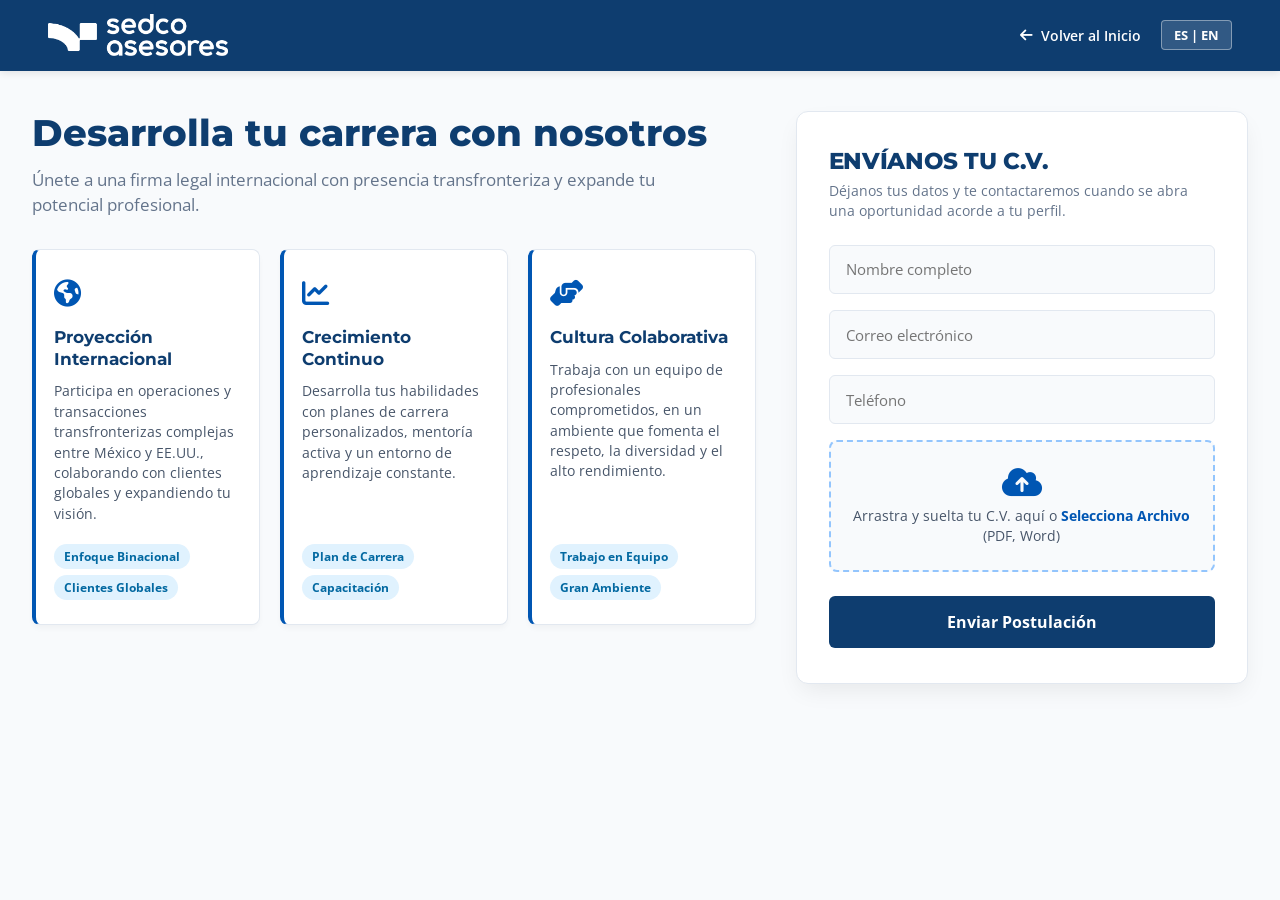
<file: bolsa-trabajo.html>
<!DOCTYPE html>
<html lang="es">
<head>
    <meta charset="UTF-8">
    <meta name="viewport" content="width=device-width, initial-scale=1.0">
    <title>Bolsa de Trabajo | Sedco Asesores</title>
    
    <link rel="icon" type="image/png" href="img/2025_Sedco_Asesores_Isotipo_Azul_Cuadrado.png">
    <link rel="stylesheet" href="https://cdnjs.cloudflare.com/ajax/libs/font-awesome/6.4.0/css/all.min.css">
    <link href="https://fonts.googleapis.com/css2?family=Montserrat:wght@600;700;800&family=Open+Sans:wght@400;500;600&display=swap" rel="stylesheet">

    <style>
        :root {
            --sedco-navy: #0e3d6f;
            --sedco-blue: #0056b3;
            --sedco-light-blue: #e0f2fe;
            --sedco-badge-text: #0369a1;
            --bg-page: #f8fafc;
            --card-border: #e2e8f0;
            --text-dark: #0f172a;
            --text-muted: #64748b;
        }

        * { margin: 0; padding: 0; box-sizing: border-box; font-family: 'Open Sans', sans-serif; }
        body { background-color: var(--bg-page); color: var(--text-dark); min-height: 100vh; }

        .navbar-bolsa {
            background-color: var(--sedco-navy);
            padding: 0.9rem 3rem;
            display: flex;
            justify-content: space-between;
            align-items: center;
            box-shadow: 0 2px 8px rgba(0,0,0,0.1);
        }

        .brand-container {
            display: flex;
            align-items: center;
            text-decoration: none;
        }

        .nav-logo-bolsa {
            height: 42px;
            width: auto;
            display: block;
            transition: opacity 0.2s;
        }

        .nav-logo-bolsa:hover {
            opacity: 0.9;
        }

        .nav-right-actions { display: flex; align-items: center; gap: 1.25rem; }

        .link-volver {
            color: #ffffff;
            text-decoration: none;
            font-size: 0.9rem;
            font-weight: 600;
            display: flex;
            align-items: center;
            gap: 8px;
            transition: opacity 0.2s;
        }
        .link-volver:hover { opacity: 0.85; }

        .btn-lang {
            background: rgba(255, 255, 255, 0.15);
            border: 1px solid rgba(255, 255, 255, 0.4);
            color: #ffffff;
            padding: 5px 12px;
            border-radius: 4px;
            font-size: 0.8rem;
            font-weight: 700;
            cursor: pointer;
            transition: all 0.2s;
        }
        .btn-lang:hover { background: rgba(255, 255, 255, 0.25); border-color: #ffffff; }

        .main-wrapper {
            max-width: 1350px;
            margin: 2.5rem auto;
            padding: 0 2rem;
            display: grid;
            grid-template-columns: 1.6fr 1fr;
            gap: 2.5rem;
            align-items: start;
        }

        .title-section h1 {
            font-family: 'Montserrat', sans-serif;
            font-size: 2.3rem;
            font-weight: 800;
            color: var(--sedco-navy);
            line-height: 1.2;
            margin-bottom: 0.75rem;
        }

        .title-section p.subtitle {
            font-size: 1.05rem;
            color: var(--text-muted);
            line-height: 1.5;
            margin-bottom: 2rem;
            max-width: 90%;
        }

        .cards-row {
            display: grid;
            grid-template-columns: repeat(3, 1fr);
            gap: 1.25rem;
        }

        .pilar-card {
            background: #ffffff;
            border: 1px solid var(--card-border);
            border-left: 4.5px solid var(--sedco-blue);
            border-radius: 8px;
            padding: 1.5rem 1.15rem;
            box-shadow: 0 4px 6px -1px rgba(0, 0, 0, 0.04);
            display: flex;
            flex-direction: column;
            justify-content: space-between;
        }

        .pilar-card .icon-box {
            font-size: 1.7rem;
            color: var(--sedco-blue);
            margin-bottom: 1rem;
        }

        .pilar-card h3 {
            font-family: 'Montserrat', sans-serif;
            font-size: 1.05rem;
            font-weight: 700;
            color: var(--sedco-navy);
            margin-bottom: 0.65rem;
            line-height: 1.3;
        }

        .pilar-card p {
            font-size: 0.85rem;
            color: #475569;
            line-height: 1.5;
            margin-bottom: 1.25rem;
        }

        .badge-list { display: flex; flex-direction: column; gap: 6px; }

        .badge-pill {
            background-color: var(--sedco-light-blue);
            color: var(--sedco-badge-text);
            font-size: 0.75rem;
            font-weight: 700;
            padding: 4px 10px;
            border-radius: 20px;
            display: inline-block;
            width: fit-content;
        }

        .form-card {
            background: #ffffff;
            border: 1px solid var(--card-border);
            border-radius: 12px;
            padding: 2.2rem 2rem;
            box-shadow: 0 10px 25px -5px rgba(0, 0, 0, 0.08);
        }

        .form-card h2 {
            font-family: 'Montserrat', sans-serif;
            font-size: 1.45rem;
            font-weight: 800;
            color: var(--sedco-navy);
            letter-spacing: -0.3px;
            margin-bottom: 0.4rem;
        }

        .form-card p.form-desc {
            font-size: 0.88rem;
            color: var(--text-muted);
            margin-bottom: 1.5rem;
            line-height: 1.4;
        }

        .form-group { margin-bottom: 1rem; }

        .form-group input {
            width: 100%;
            padding: 0.85rem 1rem;
            border: 1px solid var(--card-border);
            background-color: #f8fafc;
            border-radius: 6px;
            font-size: 0.92rem;
            outline: none;
            transition: all 0.2s;
        }

        .form-group input:focus {
            background-color: #ffffff;
            border-color: var(--sedco-blue);
            box-shadow: 0 0 0 3px rgba(0, 86, 179, 0.1);
        }

        .dropzone-box {
            border: 2px dashed #93c5fd;
            border-radius: 8px;
            padding: 1.5rem 1rem;
            text-align: center;
            background-color: #f8fafc;
            cursor: pointer;
            margin-bottom: 1.5rem;
            transition: all 0.2s ease;
        }

        .dropzone-box:hover, .dropzone-box.drag-active {
            background-color: #eff6ff;
            border-color: var(--sedco-blue);
        }

        .dropzone-box i.upload-icon {
            font-size: 2rem;
            color: var(--sedco-blue);
            margin-bottom: 0.5rem;
            display: inline-block;
        }

        .dropzone-box p {
            font-size: 0.88rem;
            color: #475569;
            pointer-events: none;
            line-height: 1.4;
        }

        .file-status {
            display: none;
            align-items: center;
            justify-content: center;
            gap: 8px;
            margin-top: 0.6rem;
            font-size: 0.85rem;
            font-weight: 600;
            color: #15803d;
        }

        .btn-enviar {
            width: 100%;
            background-color: var(--sedco-navy);
            color: #ffffff;
            border: none;
            padding: 0.95rem;
            border-radius: 6px;
            font-size: 1rem;
            font-weight: 700;
            cursor: pointer;
            transition: background-color 0.2s;
            display: flex;
            align-items: center;
            justify-content: center;
            gap: 10px;
        }

        .btn-enviar:hover { background-color: #092c52; }
        .btn-enviar:disabled { background-color: #94a3b8; cursor: not-allowed; }

        .alert-box {
            display: none;
            padding: 0.75rem 1rem;
            border-radius: 6px;
            font-size: 0.85rem;
            margin-bottom: 1.25rem;
        }
        .alert-box.success { background-color: #dcfce7; color: #166534; border: 1px solid #bbf7d0; }
        .alert-box.error { background-color: #fee2e2; color: #991b1b; border: 1px solid #fecaca; }

        @media (max-width: 1024px) {
            .main-wrapper { grid-template-columns: 1fr; }
            .cards-row { margin-bottom: 2rem; }
        }

        @media (max-width: 680px) {
            .navbar-bolsa { padding: 1rem; }
            .cards-row { grid-template-columns: 1fr; }
            .nav-logo-bolsa { height: 34px; }
        }
    </style>
</head>
<body>

    <header class="navbar-bolsa">
        <a href="index.html" class="brand-container">
            <img src="img/2025_Sedco_Asesores_Logo_Blanco.png" 
                 alt="Sedco Asesores" 
                 class="nav-logo-bolsa"
                 onerror="this.src='img/2025_Sedco_Asesores_Logo2.png'">
        </a>

        <div class="nav-right-actions">
            <a href="index.html" class="link-volver" id="txtVolver">
                <i class="fa-solid fa-arrow-left"></i> Volver al Inicio
            </a>
            <button class="btn-lang" id="btnToggleIdioma">ES | EN</button>
        </div>
    </header>

    <main class="main-wrapper">
        
        <section class="title-section">
            <h1 id="txtTituloPrincipal">Desarrolla tu carrera con nosotros</h1>
            <p class="subtitle" id="txtSubtituloPrincipal">
                Únete a una firma legal internacional con presencia transfronteriza y expande tu potencial profesional.
            </p>

            <div class="cards-row">
                <div class="pilar-card">
                    <div>
                        <div class="icon-box"><i class="fa-solid fa-earth-americas"></i></div>
                        <h3 id="txtC1Tit">Proyección Internacional</h3>
                        <p id="txtC1Desc">Participa en operaciones y transacciones transfronterizas complejas entre México y EE.UU., colaborando con clientes globales y expandiendo tu visión.</p>
                    </div>
                    <div class="badge-list">
                        <span class="badge-pill" id="b1_1">Enfoque Binacional</span>
                        <span class="badge-pill" id="b1_2">Clientes Globales</span>
                    </div>
                </div>

                <div class="pilar-card">
                    <div>
                        <div class="icon-box"><i class="fa-solid fa-chart-line"></i></div>
                        <h3 id="txtC2Tit">Crecimiento Continuo</h3>
                        <p id="txtC2Desc">Desarrolla tus habilidades con planes de carrera personalizados, mentoría activa y un entorno de aprendizaje constante.</p>
                    </div>
                    <div class="badge-list">
                        <span class="badge-pill" id="b2_1">Plan de Carrera</span>
                        <span class="badge-pill" id="b2_2">Capacitación</span>
                    </div>
                </div>

                <div class="pilar-card">
                    <div>
                        <div class="icon-box"><i class="fa-solid fa-handshake-angle"></i></div>
                        <h3 id="txtC3Tit">Cultura Colaborativa</h3>
                        <p id="txtC3Desc">Trabaja con un equipo de profesionales comprometidos, en un ambiente que fomenta el respeto, la diversidad y el alto rendimiento.</p>
                    </div>
                    <div class="badge-list">
                        <span class="badge-pill" id="b3_1">Trabajo en Equipo</span>
                        <span class="badge-pill" id="b3_2">Gran Ambiente</span>
                    </div>
                </div>
            </div>
        </section>

        <section>
            <div class="form-card">
                <h2 id="txtFormTit">ENVÍANOS TU C.V.</h2>
                <p class="form-desc" id="txtFormDesc">
                    Déjanos tus datos y te contactaremos cuando se abra una oportunidad acorde a tu perfil.
                </p>

                <div id="alertaPostulacion" class="alert-box"></div>

                <form id="formBolsa">
                    <div class="form-group">
                        <input type="text" id="postNombre" placeholder="Nombre completo" required>
                    </div>

                    <div class="form-group">
                        <input type="email" id="postCorreo" placeholder="Correo electrónico" required>
                    </div>

                    <div class="form-group">
                        <input type="tel" id="postTelefono" placeholder="Teléfono" required>
                    </div>

                    <div class="dropzone-box" id="dropArea">
                        <input type="file" id="cvFileInput" accept=".pdf,.doc,.docx" style="display: none;" required>
                        <i class="fa-solid fa-cloud-arrow-up upload-icon"></i>
                        <p id="txtDropText">
                            Arrastra y suelta tu C.V. aquí o <strong style="color: var(--sedco-blue);">Selecciona Archivo</strong> (PDF, Word)
                        </p>
                        <div class="file-status" id="fileStatus">
                            <i class="fa-solid fa-circle-check"></i>
                            <span id="cvFileName"></span>
                        </div>
                    </div>

                    <button type="submit" class="btn-enviar" id="btnEnviar">
                        <span id="txtBtnEnviar">Enviar Postulación</span>
                    </button>
                </form>
            </div>
        </section>

    </main>

    <script>
        const API_URL = (window.location.hostname === 'localhost' || window.location.hostname === '127.0.0.1')
            ? 'http://localhost:3000/api'
            : 'https://sedco-backend.onrender.com/api';

        const traducciones = {
            es: {
                volver: '<i class="fa-solid fa-arrow-left"></i> Volver al Inicio',
                titulo: 'Desarrolla tu carrera con nosotros',
                subtitulo: 'Únete a una firma legal internacional con presencia transfronteriza y expande tu potencial profesional.',
                c1Tit: 'Proyección Internacional',
                c1Desc: 'Participa en operaciones y transacciones transfronterizas complejas entre México y EE.UU., colaborando con clientes globales y expandiendo tu visión.',
                b1_1: 'Enfoque Binacional',
                b1_2: 'Clientes Globales',
                c2Tit: 'Crecimiento Continuo',
                c2Desc: 'Desarrolla tus habilidades con planes de carrera personalizados, mentoría activa y un entorno de aprendizaje constante.',
                b2_1: 'Plan de Carrera',
                b2_2: 'Capacitación',
                c3Tit: 'Cultura Colaborativa',
                c3Desc: 'Trabaja con un equipo de profesionales comprometidos, en un ambiente que fomenta el respeto, la diversidad y el alto rendimiento.',
                b3_1: 'Trabajo en Equipo',
                b3_2: 'Gran Ambiente',
                formTit: 'ENVÍANOS TU C.V.',
                formDesc: 'Déjanos tus datos y te contactaremos cuando se abra una oportunidad acorde a tu perfil.',
                phNombre: 'Nombre completo',
                phCorreo: 'Correo electrónico',
                phTelefono: 'Teléfono',
                dropText: 'Arrastra y suelta tu C.V. aquí o <strong style="color: #0056b3;">Selecciona Archivo</strong> (PDF, Word)',
                btnEnviar: 'Enviar Postulación',
                enviando: 'Enviando postulación...',
                exito: '¡Postulación enviada con éxito! Nos pondremos en contacto.'
            },
            en: {
                volver: '<i class="fa-solid fa-arrow-left"></i> Back to Home',
                titulo: 'Build your career with us',
                subtitulo: 'Join an international law firm with cross-border presence and expand your professional potential.',
                c1Tit: 'International Reach',
                c1Desc: 'Participate in complex cross-border transactions between Mexico and the U.S., collaborating with global clients.',
                b1_1: 'Binational Focus',
                b1_2: 'Global Clients',
                c2Tit: 'Continuous Growth',
                c2Desc: 'Develop your skills with personalized career paths, active mentorship, and a continuous learning environment.',
                b2_1: 'Career Path',
                b2_2: 'Training',
                c3Tit: 'Collaborative Culture',
                c3Desc: 'Work with a dedicated team in an environment fostering mutual respect, diversity, and high performance.',
                b3_1: 'Teamwork',
                b3_2: 'Great Culture',
                formTit: 'SEND US YOUR RESUME',
                formDesc: 'Leave us your information and we will contact you when an opportunity matches your profile.',
                phNombre: 'Full Name',
                phCorreo: 'Email Address',
                phTelefono: 'Phone Number',
                dropText: 'Drag and drop your CV here or <strong style="color: #0056b3;">Browse File</strong> (PDF, Word)',
                btnEnviar: 'Submit Application',
                enviando: 'Submitting application...',
                exito: 'Application submitted successfully! We will get in touch.'
            }
        };

        let idioma = localStorage.getItem('sedco_lang') || 'es';

        function setTxt(id, val) {
            const el = document.getElementById(id);
            if (el) el.innerText = val;
        }

        function setHtml(id, val) {
            const el = document.getElementById(id);
            if (el) el.innerHTML = val;
        }

        function setPh(id, val) {
            const el = document.getElementById(id);
            if (el) el.placeholder = val;
        }

        function aplicarIdioma(lang) {
            idioma = lang;
            localStorage.setItem('sedco_lang', lang);
            const t = traducciones[lang];

            setHtml('txtVolver', t.volver);
            setTxt('txtTituloPrincipal', t.titulo);
            setTxt('txtSubtituloPrincipal', t.subtitulo);

            setTxt('txtC1Tit', t.c1Tit);
            setTxt('txtC1Desc', t.c1Desc);
            setTxt('b1_1', t.b1_1);
            setTxt('b1_2', t.b1_2);

            setTxt('txtC2Tit', t.c2Tit);
            setTxt('txtC2Desc', t.c2Desc);
            setTxt('b2_1', t.b2_1);
            setTxt('b2_2', t.b2_2);

            setTxt('txtC3Tit', t.c3Tit);
            setTxt('txtC3Desc', t.c3Desc);
            setTxt('b3_1', t.b3_1);
            setTxt('b3_2', t.b3_2);

            setTxt('txtFormTit', t.formTit);
            setTxt('txtFormDesc', t.formDesc);

            setPh('postNombre', t.phNombre);
            setPh('postCorreo', t.phCorreo);
            setPh('postTelefono', t.phTelefono);

            const fileInput = document.getElementById('cvFileInput');
            if (!fileInput || !fileInput.files || fileInput.files.length === 0) {
                setHtml('txtDropText', t.dropText);
            }

            setTxt('txtBtnEnviar', t.btnEnviar);
        }

        document.getElementById('btnToggleIdioma').addEventListener('click', () => {
            aplicarIdioma(idioma === 'es' ? 'en' : 'es');
        });

        aplicarIdioma(idioma);

        // Control de Dropzone
        const dropArea = document.getElementById('dropArea');
        const cvFileInput = document.getElementById('cvFileInput');
        const fileStatus = document.getElementById('fileStatus');
        const cvFileName = document.getElementById('cvFileName');

        dropArea.addEventListener('click', () => cvFileInput.click());

        ['dragenter', 'dragover'].forEach(name => {
            dropArea.addEventListener(name, (e) => {
                e.preventDefault();
                e.stopPropagation();
                dropArea.classList.add('drag-active');
            }, false);
        });

        ['dragleave', 'drop'].forEach(name => {
            dropArea.addEventListener(name, (e) => {
                e.preventDefault();
                e.stopPropagation();
                dropArea.classList.remove('drag-active');
            }, false);
        });

        dropArea.addEventListener('drop', (e) => {
            const files = e.dataTransfer.files;
            if (files.length > 0) {
                cvFileInput.files = files;
                marcarArchivoCargado(files[0].name);
            }
        });

        cvFileInput.addEventListener('change', () => {
            if (cvFileInput.files.length > 0) {
                marcarArchivoCargado(cvFileInput.files[0].name);
            }
        });

        function marcarArchivoCargado(nombre) {
            cvFileName.innerText = nombre;
            fileStatus.style.display = 'flex';
            dropArea.style.borderColor = '#15803d';
            dropArea.style.backgroundColor = '#f0fdf4';
        }

        // Envío del Formulario
        const form = document.getElementById('formBolsa');
        const btnEnviar = document.getElementById('btnEnviar');
        const alerta = document.getElementById('alertaPostulacion');

        form.addEventListener('submit', async (e) => {
            e.preventDefault();
            alerta.style.display = 'none';

            if (!cvFileInput.files || cvFileInput.files.length === 0) {
                alerta.className = 'alert-box error';
                alerta.innerText = idioma === 'es' ? 'Adjunta tu archivo de currículum.' : 'Please attach your CV file.';
                alerta.style.display = 'block';
                return;
            }

            const formData = new FormData();
            formData.append('Nombre', document.getElementById('postNombre').value.trim());
            formData.append('Correo', document.getElementById('postCorreo').value.trim());
            formData.append('Telefono', document.getElementById('postTelefono').value.trim());
            formData.append('cvFile', cvFileInput.files[0]);

            btnEnviar.disabled = true;
            btnEnviar.innerHTML = `<i class="fa-solid fa-spinner fa-spin"></i> <span>${traducciones[idioma].enviando}</span>`;

            const controller = new AbortController();
            const timeoutId = setTimeout(() => controller.abort(), 40000);

            try {
                const res = await fetch(`${API_URL}/bolsa-trabajo`, {
                    method: 'POST',
                    body: formData,
                    signal: controller.signal
                });
                clearTimeout(timeoutId);

                const data = await res.json();

                if (res.ok && data.status === 'success') {
                    alerta.className = 'alert-box success';
                    alerta.innerText = traducciones[idioma].exito;
                    alerta.style.display = 'block';

                    form.reset();
                    fileStatus.style.display = 'none';
                    dropArea.style.borderColor = '#93c5fd';
                    dropArea.style.backgroundColor = '#f8fafc';
                } else {
                    alerta.className = 'alert-box error';
                    alerta.innerText = data.message || 'Error al procesar la solicitud.';
                    alerta.style.display = 'block';
                }
            } catch (err) {
                clearTimeout(timeoutId);
                alerta.className = 'alert-box error';
                if (err.name === 'AbortError') {
                    alerta.innerText = idioma === 'es' 
                        ? 'El servidor tardó en responder. Render se está reactivando, por favor intenta presionar enviar nuevamente.' 
                        : 'Server took too long to respond. Please try submitting again.';
                } else {
                    alerta.innerText = idioma === 'es' 
                        ? 'No fue posible conectar con el servidor. Inténtalo más tarde.' 
                        : 'Could not reach server. Please try again later.';
                }
                alerta.style.display = 'block';
            } finally {
                btnEnviar.disabled = false;
                btnEnviar.innerHTML = `<span id="txtBtnEnviar">${traducciones[idioma].btnEnviar}</span>`;
            }
        });
    </script>
</body>
</html>
</file>
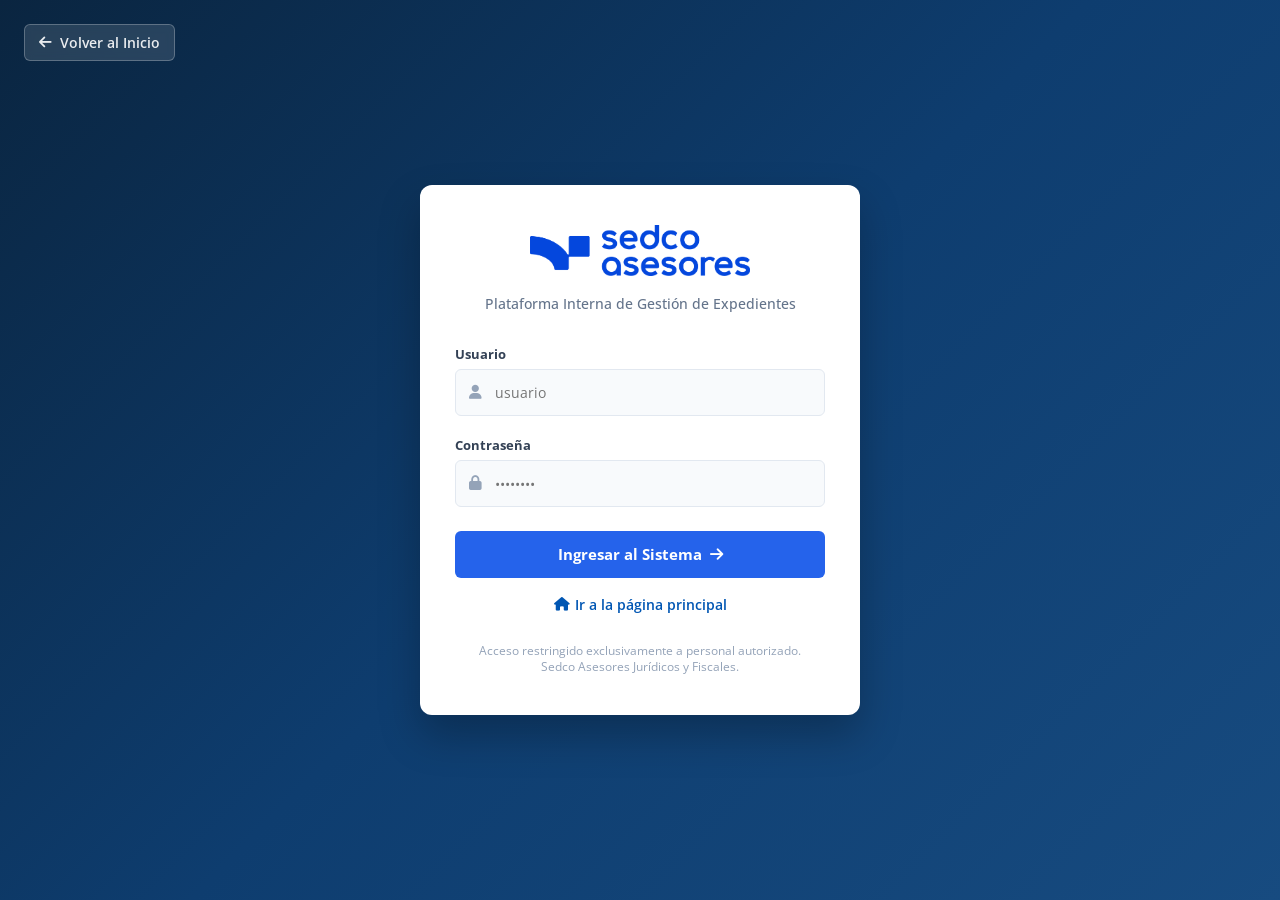
<file: dashboard.html>
<!DOCTYPE html>
<html lang="es">
<head>
    <meta charset="UTF-8">
    <meta name="viewport" content="width=device-width, initial-scale=1.0">
    <title>Panel Sedco | Gestión Interna</title>
    
    <link rel="icon" type="image/png" href="img/2025_Sedco_Asesores_Isotipo_Azul_Cuadrado.png">
    <link rel="stylesheet" href="https://cdnjs.cloudflare.com/ajax/libs/font-awesome/6.4.0/css/all.min.css">
    <link href="https://fonts.googleapis.com/css2?family=Montserrat:wght@600;700&family=Open+Sans:wght@400;600&display=swap" rel="stylesheet">
    
    <style>
        :root {
            --primary-dark: #0f172a;
            --primary-blue: #1e3a8a;
            --accent-blue: #2563eb;
            --google-green: #0f9d58;
            --bg-light: #f8fafc;
            --border-color: #e2e8f0;
            --text-dark: #1e293b;
            --text-muted: #64748b;
        }

        * { margin: 0; padding: 0; box-sizing: border-box; font-family: 'Open Sans', sans-serif; }
        body { background-color: var(--bg-light); color: var(--text-dark); }

        .admin-nav {
            background-color: var(--primary-dark);
            color: #ffffff;
            padding: 0.85rem 2rem;
            display: flex;
            justify-content: space-between;
            align-items: center;
        }
        .admin-nav .brand { display: flex; align-items: center; text-decoration: none; }
        .nav-logo-dash { height: 38px; width: auto; display: block; }
        .admin-nav .nav-tabs { display: flex; gap: 0.75rem; margin-left: 2rem; flex-grow: 1; }
        .nav-tab-btn {
            background: transparent; color: #94a3b8; border: none; font-size: 0.9rem;
            font-weight: 600; cursor: pointer; padding: 0.5rem 1rem; border-radius: 6px;
            display: inline-flex; align-items: center; gap: 8px; transition: all 0.2s;
        }
        .nav-tab-btn:hover { color: #ffffff; background: rgba(255, 255, 255, 0.08); }
        .nav-tab-btn.active { color: #ffffff; background: var(--primary-blue); }

        .user-info { display: flex; align-items: center; gap: 1.5rem; font-size: 0.9rem; }
        .btn-logout {
            background-color: #ef4444; color: #ffffff; border: none; padding: 6px 14px;
            border-radius: 6px; cursor: pointer; font-weight: 600; font-size: 0.85rem;
            display: inline-flex; align-items: center; gap: 6px;
        }

        .main-container { max-width: 1400px; margin: 2rem auto; padding: 0 1.5rem; }
        .view-section { display: none; }
        .view-section.active { display: block; }

        .metrics-grid {
            display: grid; grid-template-columns: repeat(auto-fit, minmax(220px, 1fr));
            gap: 1.25rem; margin-bottom: 2rem;
        }
        .metric-card {
            background: #ffffff; padding: 1.25rem; border-radius: 8px;
            border: 1px solid var(--border-color); box-shadow: 0 2px 4px rgba(0,0,0,0.02);
        }
        .metric-card p { font-size: 0.85rem; color: var(--text-muted); text-transform: uppercase; font-weight: 600; }
        .metric-card h3 { font-size: 1.8rem; font-weight: 700; color: var(--primary-dark); margin-top: 0.25rem; }

        .toolbar {
            display: flex; justify-content: space-between; align-items: center;
            flex-wrap: wrap; gap: 1rem; margin-bottom: 1.5rem;
        }
        .search-box {
            display: flex; align-items: center; background: #ffffff; border: 1px solid var(--border-color);
            border-radius: 6px; padding: 0.5rem 1rem; width: 340px;
        }
        .search-box input { border: none; outline: none; width: 100%; margin-left: 0.5rem; font-size: 0.9rem; }
        .filter-select {
            padding: 0.5rem 1rem; border-radius: 6px; border: 1px solid var(--border-color);
            outline: none; background: #ffffff; font-size: 0.9rem;
        }
        .btn-add {
            background-color: var(--accent-blue); color: #ffffff; border: none; padding: 0.6rem 1.2rem;
            border-radius: 6px; font-weight: 600; cursor: pointer; display: inline-flex;
            align-items: center; gap: 8px;
        }

        .table-wrapper {
            background: #ffffff; border-radius: 8px; border: 1px solid var(--border-color);
            overflow-x: auto; box-shadow: 0 4px 6px -1px rgba(0,0,0,0.04);
        }
        table { width: 100%; border-collapse: collapse; text-align: left; }
        th { background: #f1f5f9; padding: 1rem; font-size: 0.8rem; font-weight: 700; color: var(--text-muted); text-transform: uppercase; }
        td { padding: 1rem; border-top: 1px solid var(--border-color); font-size: 0.9rem; vertical-align: middle; }

        .badge {
            display: inline-block; padding: 4px 10px; border-radius: 20px; font-size: 0.75rem;
            font-weight: 700; text-transform: uppercase; user-select: none;
        }
        .badge-abierto { background-color: #dcfce7; color: #15803d; cursor: pointer; }
        .badge-cerrado { background-color: #f1f5f9; color: #475569; cursor: pointer; }
        .badge-admin { background-color: #dbeafe; color: #1e40af; }
        .badge-abogado { background-color: #f3e8ff; color: #6b21a8; }
        .badge-permiso { 
            display: inline-flex; align-items: center; gap: 4px; padding: 3px 8px; 
            border-radius: 4px; font-size: 0.75rem; font-weight: 600; margin-right: 4px;
            cursor: pointer; user-select: none; transition: opacity 0.2s;
        }
        .badge-permiso-on { background: #e0f2fe; color: #0369a1; border: 1px solid #bae6fd; }
        .badge-permiso-off { background: #f1f5f9; color: #94a3b8; border: 1px solid #e2e8f0; text-decoration: line-through; }

        .btn-files {
            background-color: #eff6ff; color: #1e40af; border: 1px solid #bfdbfe;
            padding: 6px 14px; border-radius: 6px; cursor: pointer; font-size: 0.85rem;
            font-weight: 600; display: inline-flex; align-items: center; gap: 8px; text-decoration: none;
            transition: all 0.2s;
        }
        .btn-files:hover { background-color: #dbeafe; }

        .btn-delete {
            background: #fee2e2; color: #dc2626; border: 1px solid #fca5a5;
            padding: 5px 10px; border-radius: 5px; cursor: pointer; font-size: 0.8rem;
            font-weight: 600; display: inline-flex; align-items: center; gap: 5px;
        }
        .btn-delete:hover:not(:disabled) { background: #fecaca; }

        /* Modales */
        .modal-overlay {
            position: fixed; inset: 0; background: rgba(0,0,0,0.5); display: none;
            justify-content: center; align-items: center; z-index: 1000;
        }
        .modal {
            background: #ffffff; width: 100%; max-width: 500px; border-radius: 10px;
            padding: 2rem; box-shadow: 0 20px 25px -5px rgba(0,0,0,0.1);
        }
        .modal-large { max-width: 850px; }
        .modal h2 { font-size: 1.25rem; margin-bottom: 0.35rem; color: var(--primary-dark); font-family: 'Montserrat', sans-serif; }
        .modal .form-group { margin-bottom: 1rem; }
        .modal label { display: block; font-size: 0.85rem; font-weight: 600; margin-bottom: 0.35rem; color: #334155; }
        .modal input, .modal select, .modal textarea {
            width: 100%; padding: 0.65rem; border: 1px solid var(--border-color);
            border-radius: 6px; outline: none; font-size: 0.9rem; box-sizing: border-box;
        }
        .modal-actions { display: flex; justify-content: flex-end; gap: 0.75rem; margin-top: 1.5rem; }
        .btn-cancel {
            background: #e2e8f0; border: none; padding: 0.6rem 1.2rem;
            border-radius: 6px; cursor: pointer; font-weight: 600; color: #475569;
        }

        /* Estilos del Explorador Jerárquico */
        .breadcrumbs-bar {
            display: flex; align-items: center; flex-wrap: wrap; gap: 6px;
            background: #f8fafc; border: 1px solid var(--border-color);
            border-radius: 6px; padding: 8px 12px; margin-bottom: 1.25rem; font-size: 0.85rem;
        }
        .breadcrumb-item {
            color: var(--accent-blue); cursor: pointer; text-decoration: none; font-weight: 600;
            display: inline-flex; align-items: center; gap: 4px;
        }
        .breadcrumb-item:hover { text-decoration: underline; }
        .breadcrumb-separator { color: var(--text-muted); }
        .breadcrumb-active { color: var(--text-dark); font-weight: 700; }

        .explorer-item {
            display: flex; justify-content: space-between; align-items: center;
            background: #ffffff; border: 1px solid var(--border-color);
            border-radius: 6px; padding: 10px 14px; margin-bottom: 0.5rem;
            transition: all 0.2s;
        }
        .explorer-item:hover { border-color: #cbd5e1; box-shadow: 0 2px 4px rgba(0,0,0,0.03); }
        .explorer-item-left { display: flex; align-items: center; gap: 12px; cursor: pointer; flex-grow: 1; overflow: hidden; }
        .explorer-item-title { font-size: 0.9rem; font-weight: 600; color: var(--text-dark); white-space: nowrap; overflow: hidden; text-overflow: ellipsis; }

        @media (max-width: 768px) {
            .admin-nav { flex-direction: column; gap: 1rem; align-items: flex-start; }
            .admin-nav .nav-tabs { margin-left: 0; width: 100%; flex-wrap: wrap; }
            .user-info { width: 100%; justify-content: space-between; }
            .toolbar { flex-direction: column; align-items: flex-start; }
        }
    </style>
</head>
<body>

    <nav class="admin-nav">
        <a href="dashboard.html" class="brand">
            <img src="img/2025_Sedco_Asesores_Logo_Blanco.png" 
                 alt="Sedco Asesores" 
                 class="nav-logo-dash"
                 onerror="this.src='img/2025_Sedco_Asesores_Logo2.png'">
        </a>
        
        <div class="nav-tabs">
            <button class="nav-tab-btn" id="tabExpedientes" style="display: none;" onclick="cambiarVista('expedientes')">
                <i class="fa-solid fa-folder-open"></i> Expedientes
            </button>
            <button class="nav-tab-btn" id="tabDOF" style="display: none;" onclick="cambiarVista('dof')">
                <i class="fa-solid fa-scale-balanced"></i> Diario Oficial (DOF)
            </button>
            <button class="nav-tab-btn" id="tabUsuarios" style="display: none;" onclick="cambiarVista('usuarios')">
                <i class="fa-solid fa-users-gear"></i> Gestión de Usuarios
            </button>
        </div>
        <div class="user-info">
            <span id="userTag"><i class="fa-solid fa-user-circle"></i> Cargando...</span>
            <button class="btn-logout" onclick="logout()">
                <i class="fa-solid fa-power-off"></i> Salir
            </button>
        </div>
    </nav>

    <div class="main-container">
        
        <!-- VISTA EXPEDIENTES -->
        <div id="vista-expedientes" class="view-section">
            <div class="metrics-grid">
                <div class="metric-card"><p>Total Asuntos</p><h3 id="statTotal">0</h3></div>
                <div class="metric-card"><p>Expedientes Abiertos</p><h3 id="statAbiertos" style="color: #16a34a;">0</h3></div>
                <div class="metric-card"><p>Expedientes Cerrados</p><h3 id="statCerrados" style="color: #64748b;">0</h3></div>
            </div>

            <div class="toolbar">
                <div style="display: flex; gap: 1rem; flex-wrap: wrap;">
                    <div class="search-box">
                        <i class="fa-solid fa-magnifying-glass" style="color: var(--text-muted);"></i>
                        <input type="text" id="buscarExp" placeholder="Buscar expediente..." oninput="filtrarExpedientes()">
                    </div>
                    <select class="filter-select" id="filtroEstado" onchange="filtrarExpedientes()">
                        <option value="TODOS">Todos los Estados</option>
                        <option value="Abierto">Abiertos</option>
                        <option value="Cerrado">Cerrados</option>
                    </select>
                </div>
                
                <div style="display: flex; gap: 10px; flex-wrap: wrap;">
                    <button class="btn-files" id="btnAutomatizarDOF" style="background-color: #fef08a; color: #854d0e; border: 1px solid #fde047; cursor: pointer; display: none;" onclick="abrirModalDOF()">
                        <i class="fa-solid fa-wand-magic-sparkles"></i> Obtener Índice DOF
                    </button>

                    <button class="btn-add" id="btnNuevoExpediente" onclick="abrirModal('modalExpediente')">
                        <i class="fa-solid fa-plus"></i> Nuevo Expediente
                    </button>
                </div>
            </div>

            <div class="table-wrapper">
                <table>
                    <thead>
                        <tr>
                            <th>Código</th>
                            <th>Cliente</th>
                            <th>Asunto</th>
                            <th>Descripción</th>
                            <th>Estado</th>
                            <th>Expediente Digital</th>
                            <th>Acciones</th>
                        </tr>
                    </thead>
                    <tbody id="tablaExpedientes">
                        <tr><td colspan="7" style="text-align: center; color: var(--text-muted);">Cargando...</td></tr>
                    </tbody>
                </table>
            </div>
        </div>

        <!-- VISTA DEDICADA AL DIARIO OFICIAL (DOF) -->
        <div id="vista-dof" class="view-section">
            <div class="toolbar" style="margin-bottom: 1.5rem;">
                <div>
                    <h2 style="color: var(--primary-dark); font-family: 'Montserrat', sans-serif;">Diario Oficial de la Federación</h2>
                    <p style="color: var(--text-muted); font-size: 0.9rem;">Automatización, recorte dinámico y distribución diaria del índice matutino</p>
                </div>
            </div>

            <div style="background: #ffffff; border: 1px solid var(--border-color); border-radius: 10px; padding: 2.2rem; max-width: 680px; box-shadow: 0 4px 6px -1px rgba(0,0,0,0.04);">
                <div style="display: flex; align-items: center; gap: 14px; margin-bottom: 1.25rem;">
                    <div style="background: #fef3c7; color: #d97706; width: 52px; height: 52px; border-radius: 10px; display: flex; align-items: center; justify-content: center; font-size: 1.6rem;">
                        <i class="fa-solid fa-scale-balanced"></i>
                    </div>
                    <div>
                        <h3 style="margin: 0; color: var(--primary-dark); font-size: 1.15rem;">Distribución Oficial del DOF</h3>
                        <p style="margin: 3px 0 0 0; color: var(--text-muted); font-size: 0.85rem;">Remitente verificado: Elisa Armendáriz (<code>earmendariz@sedcoasesores.com</code>)</p>
                    </div>
                </div>

                <p style="color: #475569; font-size: 0.9rem; line-height: 1.6; margin-bottom: 1.5rem;">
                    Al ejecutar el proceso, el sistema descargará el ejemplar matutino del día desde SEGOB, recortará las páginas del sumario exactamente donde concluye la leyenda oficial de responsabilidad del emisor y enviará el PDF con firma institucional adjunta a los licenciados autorizados.
                </p>

                <button class="btn-add" style="background-color: #d97706; font-size: 0.95rem; padding: 0.75rem 1.6rem;" onclick="abrirModalDOF()">
                    <i class="fa-solid fa-paper-plane"></i> Preparar y Distribuir DOF
                </button>
            </div>
        </div>

        <!-- VISTA USUARIOS -->
        <div id="vista-usuarios" class="view-section">
            <div class="toolbar">
                <div>
                    <h2>Directorio de Usuarios</h2>
                    <p style="color: var(--text-muted); font-size: 0.9rem;">Cuentas autorizadas y administración de permisos de acceso</p>
                </div>
                <button class="btn-add" onclick="abrirModal('modalUsuario')">
                    <i class="fa-solid fa-user-plus"></i> Registrar Usuario
                </button>
            </div>

            <div class="table-wrapper">
                <table>
                    <thead>
                        <tr>
                            <th>Nombre</th>
                            <th>Correo Corporativo</th>
                            <th>Rol</th>
                            <th>Módulos Permitidos</th>
                            <th>Estado</th>
                            <th>Acciones</th>
                        </tr>
                    </thead>
                    <tbody id="tablaUsuarios"></tbody>
                </table>
            </div>
        </div>

        <!-- VISTA SIN PERMISOS ASIGNADOS -->
        <div id="vista-sin-acceso" class="view-section">
            <div style="text-align: center; padding: 5rem 1rem;">
                <i class="fa-solid fa-lock" style="font-size: 3.5rem; color: #94a3b8; margin-bottom: 1rem;"></i>
                <h2 style="color: #1e293b;">Acceso Restringido</h2>
                <p style="color: #64748b; font-size: 0.95rem; margin-top: 0.5rem;">Tu cuenta no tiene módulos asignados en este momento. Solicita a un administrador que habilite tus permisos.</p>
            </div>
        </div>

    </div>

    <!-- MODAL EXPLORADOR JERÁRQUICO DE CARPETAS Y ENLACES -->
    <div class="modal-overlay" id="modalExplorador">
        <div class="modal modal-large">
            <div style="display: flex; justify-content: space-between; align-items: center; margin-bottom: 0.25rem;">
                <h2 id="expModalTitulo" style="margin: 0;">Expediente</h2>
                <button type="button" onclick="cerrarModal('modalExplorador')" style="background: none; border: none; font-size: 1.5rem; color: var(--text-muted); cursor: pointer;">&times;</button>
            </div>
            <p id="expModalSubtitulo" style="color: var(--text-muted); font-size: 0.85rem; margin-bottom: 1rem;"></p>

            <div class="breadcrumbs-bar" id="breadcrumbsContenedor"></div>

            <div style="display: flex; gap: 8px; margin-bottom: 1rem; flex-wrap: wrap;">
                <button type="button" class="btn-files" onclick="mostrarFormularioCrear('CARPETA')">
                    <i class="fa-solid fa-folder-plus" style="color: #d97706;"></i> + Nueva Carpeta
                </button>
                <button type="button" class="btn-files" onclick="mostrarFormularioCrear('ENLACE')">
                    <i class="fa-solid fa-link" style="color: var(--accent-blue);"></i> + Vincular Documento (Link)
                </button>
            </div>

            <div id="formContenedorElemento" style="display: none; background: #f8fafc; border: 1px solid #cbd5e1; border-radius: 8px; padding: 1rem; margin-bottom: 1.25rem;">
                <h4 id="formElementoTitulo" style="font-size: 0.9rem; margin-bottom: 0.5rem; color: #1e293b;"></h4>
                <div style="display: flex; gap: 8px; flex-wrap: wrap; align-items: center;">
                    <input type="text" id="inputElementoTitulo" placeholder="Nombre de la carpeta..." style="flex: 1; min-width: 220px; background: white;">
                    <input type="url" id="inputElementoUrl" placeholder="https://docs.google.com/..." style="flex: 2; min-width: 260px; background: white;">
                    <button type="button" id="btnGuardarItem" class="btn-add" style="padding: 0.5rem 1.2rem; font-size: 0.85rem;" onclick="guardarElemento()">
                        Guardar
                    </button>
                    <button type="button" class="btn-cancel" style="padding: 0.5rem 1rem; font-size: 0.85rem;" onclick="cancelarFormularioCrear()">
                        Cancelar
                    </button>
                </div>
                <p id="formElementoAyuda" style="margin: 6px 0 0 0; font-size: 0.78rem; color: #0284c7; display: none;">
                    <i class="fa-solid fa-cloud-arrow-up"></i> Esta carpeta se creará automáticamente en Google Drive dentro de esta ruta.
                </p>
            </div>

            <div id="listaElementosContenedor" style="max-height: 380px; overflow-y: auto; padding-right: 4px;">
                <p style="color: var(--text-muted); font-size: 0.85rem;">Cargando contenido...</p>
            </div>

            <div class="modal-actions" style="margin-top: 1.5rem;">
                <button type="button" class="btn-cancel" onclick="cerrarModal('modalExplorador')">Cerrar</button>
            </div>
        </div>
    </div>

    <!-- MODAL DOF -->
    <div class="modal-overlay" id="modalDOF">
        <div class="modal" style="max-width: 580px; border-top: 5px solid #0e3d6f;">
            <div style="display: flex; justify-content: space-between; align-items: center; margin-bottom: 0.5rem;">
                <h2 style="margin: 0; color: #0e3d6f; display: flex; align-items: center; gap: 8px;">
                    <i class="fa-solid fa-scale-balanced" style="color: #d97706;"></i> Distribución del Índice DOF
                </h2>
                <button type="button" onclick="cerrarModal('modalDOF')" style="background: none; border: none; font-size: 1.5rem; color: var(--text-muted); cursor: pointer; line-height: 1;">&times;</button>
            </div>
            
            <p style="color: #64748b; font-size: 0.85rem; margin-bottom: 1rem;">
                Confirma la lista de licenciados que recibirán el extracto del Diario Oficial de hoy.
            </p>

            <div style="background: #f8fafc; border-left: 4px solid #0e3d6f; border-radius: 4px; padding: 0.75rem 1rem; margin-bottom: 1.25rem; font-size: 0.85rem; color: #334155; line-height: 1.45;">
                <p style="margin: 0;"><strong>Remitente Oficial:</strong> Elisa Armendáriz (<code>earmendariz@sedcoasesores.com</code>)</p>
                <p style="margin: 4px 0 0 0; font-size: 0.8rem; color: #64748b;">
                    <i class="fa-solid fa-scissors" style="color: #d97706;"></i> Recorte dinámico activado con firma institucional al pie del correo.
                </p>
            </div>

            <div class="form-group" style="margin-bottom: 0.75rem;">
                <label style="font-size: 0.85rem; font-weight: 600; color: #1e293b; margin-bottom: 0.4rem;">
                    Destinatarios predeterminados:
                </label>
                <textarea id="dofDestinatarios" rows="7" style="font-family: monospace; font-size: 0.82rem; line-height: 1.45; resize: vertical;"></textarea>
                <span style="font-size: 0.75rem; color: var(--text-muted); display: block; margin-top: 3px;">Separados por coma o salto de línea.</span>
            </div>

            <div id="dofStatusBox" style="display: none; padding: 0.75rem 1rem; border-radius: 6px; font-size: 0.85rem; margin-bottom: 1rem; line-height: 1.4;"></div>

            <div class="modal-actions" style="margin-top: 1rem;">
                <button type="button" class="btn-cancel" id="btnCancelarDOF" onclick="cerrarModal('modalDOF')">Cancelar</button>
                <button type="button" id="btnConfirmarDOF" class="btn-add" style="background-color: #d97706;" onclick="ejecutarEnvioDOF()">
                    <i class="fa-solid fa-paper-plane"></i> Confirmar y Enviar
                </button>
            </div>
        </div>
    </div>

    <!-- MODAL DOBLE VERIFICACIÓN PARA ELIMINAR EXPEDIENTE -->
    <div class="modal-overlay" id="modalEliminarExpediente">
        <div class="modal" style="border-top: 5px solid #dc2626;">
            <h2 style="color: #dc2626; display: flex; align-items: center; gap: 8px;">
                <i class="fa-solid fa-triangle-exclamation"></i> Eliminar Expediente Definitivamente
            </h2>
            <p style="color: #475569; font-size: 0.9rem; margin: 0.75rem 0;">
                Estás a punto de borrar permanentemente el caso <strong id="delExpCodigoTexto"></strong> del cliente <strong id="delExpClienteTexto"></strong>.
            </p>
            
            <div style="background: #fef2f2; border: 1px solid #fecaca; border-radius: 6px; padding: 0.85rem; margin-bottom: 1.25rem; font-size: 0.85rem; color: #991b1b; line-height: 1.4;">
                <strong>Consecuencias:</strong>
                <ul style="margin: 0.4rem 0 0 1.2rem;">
                    <li>Se borrará el caso y su árbol de enlaces del portal.</li>
                    <li>Se eliminará la carpeta correspondiente en Google Drive si fue creada.</li>
                </ul>
            </div>

            <div class="form-group" style="margin-bottom: 1rem;">
                <label style="display: flex; align-items: flex-start; gap: 8px; font-weight: normal; cursor: pointer; font-size: 0.85rem; color: #1e293b;">
                    <input type="checkbox" id="checkConfirmarBorrado" onchange="validarDobleConfirmacion()" style="width: auto; margin-top: 3px; cursor: pointer;">
                    <span><strong>Verificación 1:</strong> Entiendo que los vínculos y la carpeta asociada se borrarán de manera irreversible.</span>
                </label>
            </div>

            <div class="form-group">
                <label style="font-size: 0.85rem;">
                    <strong>Verificación 2:</strong> Escribe el código exacto del caso (<span id="delExpCodigoEsperado" style="color: #dc2626; font-family: monospace; font-size: 0.95rem;"></span>):
                </label>
                <input type="text" id="inputCodigoConfirmacion" placeholder="Escribe el código aquí..." oninput="validarDobleConfirmacion()" autocomplete="off">
            </div>

            <div class="modal-actions">
                <button type="button" class="btn-cancel" onclick="cerrarModal('modalEliminarExpediente')">Cancelar</button>
                <button type="button" id="btnConfirmarEliminar" class="btn-delete" style="padding: 0.6rem 1.2rem; opacity: 0.4; cursor: not-allowed;" disabled onclick="ejecutarEliminacionFinal()">
                    <i class="fa-solid fa-trash-can"></i> Confirmar Eliminación
                </button>
            </div>
        </div>
    </div>

    <!-- MODAL NUEVO EXPEDIENTE -->
    <div class="modal-overlay" id="modalExpediente">
        <div class="modal">
            <h2>Registrar Asunto</h2>
            <form id="formExpediente">
                <div class="form-group"><label>Código *</label><input type="text" id="expCodigo" required placeholder="108-01"></div>
                <div class="form-group"><label>Cliente *</label><input type="text" id="expCliente" required placeholder="SEDCO SERVICES Inc."></div>
                <div class="form-group"><label>Asunto *</label><input type="text" id="expAsunto" required placeholder="Corporativo, Fiscal..."></div>
                <div class="form-group"><label>Descripción *</label><textarea id="expDescripcion" rows="3" required placeholder="Detalle..."></textarea></div>
                <div class="form-group">
                    <label>Estado Inicial</label>
                    <select id="expEstado">
                        <option value="Abierto">Abierto</option>
                        <option value="Cerrado">Cerrado</option>
                    </select>
                </div>
                <div class="modal-actions">
                    <button type="button" class="btn-cancel" onclick="cerrarModal('modalExpediente')">Cancelar</button>
                    <button type="submit" class="btn-add">Guardar Expediente</button>
                </div>
            </form>
        </div>
    </div>

    <!-- MODAL NUEVO USUARIO -->
    <div class="modal-overlay" id="modalUsuario">
        <div class="modal">
            <h2>Crear Cuenta de Abogado</h2>
            <form id="formUsuario">
                <div class="form-group"><label>Nombre Completo *</label><input type="text" id="usrNombre" required placeholder="Ej. Juan Pérez"></div>
                <div class="form-group">
                    <label>Usuario (sin @) *</label>
                    <div style="display:flex; align-items:center; border: 1px solid var(--border-color); border-radius: 6px; overflow:hidden;">
                        <input type="text" id="usrPrefijo" required placeholder="juan" style="border:none; border-radius:0;">
                        <span style="padding:0.65rem; background:#f1f5f9; color:var(--text-muted); font-size:0.85rem;">@sedcoasesores.com</span>
                    </div>
                </div>
                <div class="form-group"><label>Contraseña *</label><input type="text" id="usrPass" required placeholder="Sedco2026."></div>
                <div class="form-group">
                    <label>Rol</label>
                    <select id="usrRol">
                        <option value="ABOGADO">Abogado</option>
                        <option value="ADMIN">Administrador</option>
                    </select>
                </div>

                <div class="form-group" style="background: #f8fafc; padding: 12px; border-radius: 6px; border: 1px solid var(--border-color);">
                    <label style="font-weight: 700; margin-bottom: 8px;">Módulos Asignados:</label>
                    
                    <label style="display: flex; align-items: center; gap: 8px; font-weight: normal; cursor: pointer; margin-bottom: 6px;">
                        <input type="checkbox" id="usrPermisoExpedientes" checked style="width: auto;">
                        <span>Acceso a <strong>Expedientes y Enlaces</strong></span>
                    </label>

                    <label style="display: flex; align-items: center; gap: 8px; font-weight: normal; cursor: pointer;">
                        <input type="checkbox" id="usrPermisoDof" style="width: auto;">
                        <span>Módulo y Envío del <strong>Índice DOF</strong></span>
                    </label>
                </div>

                <div class="modal-actions">
                    <button type="button" class="btn-cancel" onclick="cerrarModal('modalUsuario')">Cancelar</button>
                    <button type="submit" class="btn-add">Crear Usuario</button>
                </div>
            </form>
        </div>
    </div>

    <script>
        function validarAutenticacion() {
            const tokenGuardado = localStorage.getItem('sedco_token');
            const usuarioGuardado = localStorage.getItem('sedco_user');

            if (!tokenGuardado || !usuarioGuardado) {
                document.body.style.display = 'none';
                window.location.replace('login.html');
                return null;
            }

            try {
                return JSON.parse(usuarioGuardado);
            } catch (e) {
                document.body.style.display = 'none';
                window.location.replace('login.html');
                return null;
            }
        }

        window.addEventListener('pageshow', (event) => { validarAutenticacion(); });

        const user = validarAutenticacion();
        const token = localStorage.getItem('sedco_token');

        const API_URL = (window.location.hostname === 'localhost' || window.location.hostname === '127.0.0.1')
            ? 'http://localhost:3000/api'
            : 'https://sedco-backend.onrender.com/api';

        let listaExpedientes = [];
        let expedienteSeleccionado = null;
        let expedienteAEliminar = null;

        let rutaActual = '/'; 
        let tipoCreando = null;

        function inicializarPermisosYVistas() {
            if (!user) return;
            document.getElementById('userTag').innerText = `${user.nombre} (${user.rol})`;

            const tieneExp = user.rol === 'ADMIN' || user.permisoExpedientes;
            const tieneDof = user.rol === 'ADMIN' || user.permisoDof;
            const tieneUsuarios = user.rol === 'ADMIN';

            if (tieneExp) {
                document.getElementById('tabExpedientes').style.display = 'inline-flex';
            }
            if (tieneDof) {
                document.getElementById('tabDOF').style.display = 'inline-flex';
                const btnDofToolbar = document.getElementById('btnAutomatizarDOF');
                if (btnDofToolbar) btnDofToolbar.style.display = 'inline-flex';
            }
            if (tieneUsuarios) {
                document.getElementById('tabUsuarios').style.display = 'inline-flex';
            }

            // Seleccionar vista inicial según los permisos
            if (tieneExp) {
                cambiarVista('expedientes');
            } else if (tieneDof) {
                cambiarVista('dof');
            } else if (tieneUsuarios) {
                cambiarVista('usuarios');
            } else {
                cambiarVista('sin-acceso');
            }
        }

        function cambiarVista(vista) {
            document.querySelectorAll('.view-section').forEach(el => el.classList.remove('active'));
            document.querySelectorAll('.nav-tab-btn').forEach(el => el.classList.remove('active'));

            const seccion = document.getElementById(`vista-${vista}`);
            if (seccion) seccion.classList.add('active');

            if (vista === 'expedientes') {
                const tab = document.getElementById('tabExpedientes');
                if (tab) tab.classList.add('active');
                cargarExpedientes();
            } else if (vista === 'dof') {
                const tab = document.getElementById('tabDOF');
                if (tab) tab.classList.add('active');
            } else if (vista === 'usuarios') {
                const tab = document.getElementById('tabUsuarios');
                if (tab) tab.classList.add('active');
                cargarUsuarios();
            }
        }

        async function cargarExpedientes() {
            if (user.rol !== 'ADMIN' && !user.permisoExpedientes) return;

            const tbody = document.getElementById('tablaExpedientes');
            try {
                const res = await fetch(`${API_URL}/expedientes`, {
                    headers: { 'Authorization': `Bearer ${token}` }
                });
                const data = await res.json();

                if (res.ok && data.status === 'success') {
                    listaExpedientes = data.data;
                    actualizarMetricas();
                    filtrarExpedientes();
                } else {
                    if (res.status === 401 || res.status === 403) {
                        alert(data.message || 'Tu sesión ha expirado.');
                        if (res.status === 401) logout();
                        return;
                    }
                    tbody.innerHTML = `<tr><td colspan="7" style="text-align: center; color: #dc2626; padding: 2rem;">Error: ${data.message || 'No se pudieron obtener los expedientes.'}</td></tr>`;
                }
            } catch (err) {
                tbody.innerHTML = `<tr><td colspan="7" style="text-align: center; color: #dc2626; padding: 2rem;">No se pudo conectar con el servidor backend.</td></tr>`;
            }
        }

        function actualizarMetricas() {
            document.getElementById('statTotal').innerText = listaExpedientes.length;
            document.getElementById('statAbiertos').innerText = listaExpedientes.filter(e => e.estado === 'Abierto').length;
            document.getElementById('statCerrados').innerText = listaExpedientes.filter(e => e.estado === 'Cerrado').length;
        }

        function filtrarExpedientes() {
            const q = document.getElementById('buscarExp').value.toLowerCase();
            const est = document.getElementById('filtroEstado').value;
            const tbody = document.getElementById('tablaExpedientes');

            const filtrados = listaExpedientes.filter(item => {
                const coincideTexto = 
                    item.codigo.toLowerCase().includes(q) ||
                    (item.cliente && item.cliente.nombre.toLowerCase().includes(q)) ||
                    item.asunto.toLowerCase().includes(q) ||
                    item.descripcion.toLowerCase().includes(q);
                const coincideEstado = (est === 'TODOS') || (item.estado === est);
                return coincideTexto && coincideEstado;
            });

            if (filtrados.length === 0) {
                tbody.innerHTML = `<tr><td colspan="7" style="text-align: center; color: var(--text-muted); padding: 2rem;">No se encontraron registros.</td></tr>`;
                return;
            }

            tbody.innerHTML = filtrados.map(item => {
                const totalElementos = item._count ? item._count.enlaces : 0;
                const nombreCliente = item.cliente ? item.cliente.nombre : '-';

                return `
                <tr>
                    <td><strong>${item.codigo}</strong></td>
                    <td>${nombreCliente}</td>
                    <td>${item.asunto}</td>
                    <td>${item.descripcion}</td>
                    <td>
                        <span class="badge ${item.estado === 'Abierto' ? 'badge-abierto' : 'badge-cerrado'}" 
                              onclick="toggleEstado(${item.id}, '${item.estado}')">
                            ${item.estado}
                        </span>
                    </td>
                    <td>
                        <button class="btn-files" onclick="abrirExplorador(${item.id})">
                            <i class="fa-solid fa-folder-tree"></i> Explorar (${totalElementos})
                        </button>
                    </td>
                    <td>
                        <button class="btn-delete" title="Eliminar expediente" onclick="abrirDobleVerificacion(${item.id}, '${item.codigo}', '${nombreCliente.replace(/'/g, "\\'")}')">
                            <i class="fa-solid fa-trash-can"></i>
                        </button>
                    </td>
                </tr>
            `}).join('');
        }

        async function toggleEstado(id, estadoActual) {
            const nuevoEstado = estadoActual === 'Abierto' ? 'Cerrado' : 'Abierto';
            await fetch(`${API_URL}/expedientes/${id}/estado`, {
                method: 'PATCH',
                headers: { 'Content-Type': 'application/json', 'Authorization': `Bearer ${token}` },
                body: JSON.stringify({ estado: nuevoEstado })
            });
            const item = listaExpedientes.find(e => e.id === id);
            if (item) item.estado = nuevoEstado;
            actualizarMetricas();
            filtrarExpedientes();
        }

        // --- EXPLORADOR JERÁRQUICO DE CARPETAS Y ENLACES ---
        function abrirExplorador(id) {
            expedienteSeleccionado = listaExpedientes.find(e => e.id === id);
            if (!expedienteSeleccionado) return;

            document.getElementById('expModalTitulo').innerText = `Expediente: ${expedienteSeleccionado.codigo}`;
            document.getElementById('expModalSubtitulo').innerText = `Cliente: ${expedienteSeleccionado.cliente ? expedienteSeleccionado.cliente.nombre : '-'}`;
            
            rutaActual = '/';
            cancelarFormularioCrear();
            renderizarBreadcrumbs();
            cargarContenidoCarpeta();

            abrirModal('modalExplorador');
        }

        function renderizarBreadcrumbs() {
            const contenedor = document.getElementById('breadcrumbsContenedor');
            const segmentos = rutaActual.split('/').filter(Boolean);

            let html = `<span class="breadcrumb-item" onclick="navegarRuta('/')"><i class="fa-solid fa-house"></i> Raíz</span>`;

            let rutaAcumulada = '';
            segmentos.forEach((seg, idx) => {
                rutaAcumulada += '/' + seg;
                const esUltimo = idx === segmentos.length - 1;

                html += ` <span class="breadcrumb-separator"><i class="fa-solid fa-chevron-right" style="font-size:0.7rem;"></i></span> `;
                if (esUltimo) {
                    html += `<span class="breadcrumb-active">${seg}</span>`;
                } else {
                    const clickRuta = rutaAcumulada;
                    html += `<span class="breadcrumb-item" onclick="navegarRuta('${clickRuta}')">${seg}</span>`;
                }
            });

            contenedor.innerHTML = html;
        }

        function navegarRuta(nuevaRuta) {
            rutaActual = nuevaRuta;
            cancelarFormularioCrear();
            renderizarBreadcrumbs();
            cargarContenidoCarpeta();
        }

        async function cargarContenidoCarpeta() {
            const contenedor = document.getElementById('listaElementosContenedor');
            contenedor.innerHTML = `<p style="color: var(--text-muted); font-size: 0.85rem; padding: 1rem 0;">Consultando elementos...</p>`;

            try {
                const res = await fetch(`${API_URL}/expedientes/${expedienteSeleccionado.id}/enlaces?carpeta=${encodeURIComponent(rutaActual)}`, {
                    headers: { 'Authorization': `Bearer ${token}` }
                });
                const data = await res.json();

                if (res.ok && data.status === 'success') {
                    const elementos = data.data;

                    if (elementos.length === 0) {
                        let htmlVacio = '';
                        if (rutaActual !== '/') {
                            htmlVacio += `
                                <div class="explorer-item" style="background: #f8fafc; cursor: pointer;" onclick="subirNivel()">
                                    <div class="explorer-item-left">
                                        <i class="fa-solid fa-arrow-turn-up" style="color: var(--text-muted);"></i>
                                        <span class="explorer-item-title" style="color: var(--text-muted); font-style: italic;">.. (Subir un nivel)</span>
                                    </div>
                                </div>
                            `;
                        }
                        htmlVacio += `<p style="color: #64748b; font-size: 0.85rem; font-style: italic; padding: 1rem 0; text-align: center;">Esta carpeta está vacía. Puedes crear una subcarpeta o vincular un documento con los botones de arriba.</p>`;
                        contenedor.innerHTML = htmlVacio;
                        return;
                    }

                    let html = '';

                    if (rutaActual !== '/') {
                        html += `
                            <div class="explorer-item" style="background: #f8fafc; cursor: pointer;" onclick="subirNivel()">
                                <div class="explorer-item-left">
                                    <i class="fa-solid fa-arrow-turn-up" style="color: var(--text-muted);"></i>
                                    <span class="explorer-item-title" style="color: var(--text-muted); font-style: italic;">.. (Subir un nivel)</span>
                                </div>
                            </div>
                        `;
                    }

                    html += elementos.map(item => {
                        const esCarpeta = item.tipo === 'CARPETA';

                        let icono = 'fa-solid fa-link';
                        let color = 'var(--accent-blue)';

                        if (esCarpeta) {
                            icono = 'fa-solid fa-folder';
                            color = '#d97706';
                        } else if (item.url.includes('/document/')) {
                            icono = 'fa-solid fa-file-word';
                            color = '#2563eb';
                        } else if (item.url.includes('/spreadsheets/')) {
                            icono = 'fa-solid fa-file-excel';
                            color = '#16a34a';
                        } else if (item.url.includes('/presentation/')) {
                            icono = 'fa-solid fa-file-powerpoint';
                            color = '#ea580c';
                        } else if (item.url.includes('/drive/folders/')) {
                            icono = 'fa-brands fa-google-drive';
                            color = '#0f9d58';
                        } else if (item.url.toLowerCase().endsWith('.pdf') || item.url.includes('pdf')) {
                            icono = 'fa-solid fa-file-pdf';
                            color = '#dc2626';
                        }

                        const accionClick = esCarpeta 
                            ? `entrarCarpeta('${item.titulo.replace(/'/g, "\\'")}')`
                            : `window.open('${item.url}', '_blank')`;

                        return `
                            <div class="explorer-item">
                                <div class="explorer-item-left" onclick="${accionClick}">
                                    <i class="${icono}" style="color: ${color}; font-size: 1.2rem;"></i>
                                    <span class="explorer-item-title" title="${item.titulo}">${item.titulo}</span>
                                </div>
                                <div style="display: flex; gap: 8px; align-items: center;">
                                    ${!esCarpeta ? `
                                        <a href="${item.url}" target="_blank" class="btn-files" style="padding: 4px 10px; font-size: 0.8rem;">
                                            <i class="fa-solid fa-arrow-up-right-from-square"></i> Abrir
                                        </a>
                                    ` : (item.url ? `
                                        <a href="${item.url}" target="_blank" class="btn-files" style="padding: 4px 8px; font-size: 0.75rem;" title="Abrir carpeta en Google Drive">
                                            <i class="fa-brands fa-google-drive"></i> Drive
                                        </a>
                                    ` : '')}
                                    <button class="btn-delete" title="Eliminar" onclick="eliminarElemento(${item.id}, '${item.titulo.replace(/'/g, "\\'")}', '${item.tipo}')">
                                        <i class="fa-solid fa-trash-can"></i>
                                    </button>
                                </div>
                            </div>
                        `;
                    }).join('');

                    contenedor.innerHTML = html;
                }
            } catch (err) {
                contenedor.innerHTML = `<p style="color: #dc2626; font-size: 0.85rem;">Error al cargar elementos de la carpeta.</p>`;
            }
        }

        function entrarCarpeta(nombreCarpeta) {
            rutaActual = rutaActual === '/' ? `/${nombreCarpeta}` : `${rutaActual}/${nombreCarpeta}`;
            renderizarBreadcrumbs();
            cargarContenidoCarpeta();
        }

        function subirNivel() {
            if (rutaActual === '/') return;
            const partes = rutaActual.split('/').filter(Boolean);
            partes.pop();
            rutaActual = partes.length === 0 ? '/' : '/' + partes.join('/');
            renderizarBreadcrumbs();
            cargarContenidoCarpeta();
        }

        function mostrarFormularioCrear(tipo) {
            tipoCreando = tipo;
            const cont = document.getElementById('formContenedorElemento');
            const titulo = document.getElementById('formElementoTitulo');
            const inputNom = document.getElementById('inputElementoTitulo');
            const inputUrl = document.getElementById('inputElementoUrl');
            const ayuda = document.getElementById('formElementoAyuda');

            inputNom.value = '';
            inputUrl.value = '';

            if (tipo === 'CARPETA') {
                titulo.innerHTML = '<i class="fa-solid fa-folder-plus" style="color:#d97706;"></i> Crear Nueva Carpeta';
                inputNom.placeholder = 'Nombre de la carpeta (Ej: 1.0, 06 Contratos...)';
                inputUrl.style.display = 'none';
                ayuda.style.display = 'block';
            } else {
                titulo.innerHTML = '<i class="fa-solid fa-link" style="color:var(--accent-blue);"></i> Vincular Documento (Link)';
                inputNom.placeholder = 'Título del archivo (Ej: Contrato de Arrendamiento)';
                inputUrl.placeholder = 'https://docs.google.com/... o https://drive.google.com/...';
                inputUrl.style.display = 'block';
                ayuda.style.display = 'none';
            }

            cont.style.display = 'block';
            inputNom.focus();
        }

        function cancelarFormularioCrear() {
            tipoCreando = null;
            document.getElementById('formContenedorElemento').style.display = 'none';
        }

        async function guardarElemento() {
            const inputNom = document.getElementById('inputElementoTitulo');
            const inputUrl = document.getElementById('inputElementoUrl');
            const btnGuardar = document.getElementById('btnGuardarItem');

            const titulo = inputNom.value.trim();
            const url = inputUrl.value.trim();

            if (!titulo) {
                alert('El nombre o título es obligatorio.');
                return;
            }

            if (tipoCreando === 'ENLACE' && !url) {
                alert('Debes ingresar la URL del documento.');
                return;
            }

            btnGuardar.disabled = true;
            btnGuardar.innerHTML = tipoCreando === 'CARPETA' 
                ? '<i class="fa-solid fa-spinner fa-spin"></i> Creando en Drive...' 
                : '<i class="fa-solid fa-spinner fa-spin"></i> Guardando...';

            try {
                const res = await fetch(`${API_URL}/expedientes/${expedienteSeleccionado.id}/enlaces`, {
                    method: 'POST',
                    headers: { 'Content-Type': 'application/json', 'Authorization': `Bearer ${token}` },
                    body: JSON.stringify({
                        titulo,
                        url,
                        tipo: tipoCreando,
                        carpeta: rutaActual
                    })
                });

                if (res.ok) {
                    cancelarFormularioCrear();
                    await cargarContenidoCarpeta();
                    cargarExpedientes();
                } else {
                    const data = await res.json();
                    alert(data.message || 'Error al procesar la solicitud.');
                }
            } catch (err) {
                alert('Error de conexión con el backend.');
            } finally {
                btnGuardar.disabled = false;
                btnGuardar.innerHTML = 'Guardar';
            }
        }

        async function eliminarElemento(id, titulo, tipo) {
            const advertencia = tipo === 'CARPETA' 
                ? `¿Deseas eliminar la carpeta "${titulo}" y todo su contenido?`
                : `¿Deseas desvincular el documento "${titulo}"?`;

            if (!confirm(advertencia)) return;

            try {
                const res = await fetch(`${API_URL}/enlaces/${id}`, {
                    method: 'DELETE',
                    headers: { 'Authorization': `Bearer ${token}` }
                });
                if (res.ok) {
                    await cargarContenidoCarpeta();
                    cargarExpedientes();
                } else {
                    alert('No fue posible eliminar el elemento.');
                }
            } catch (err) {
                alert('Error de conexión.');
            }
        }

        // --- SISTEMA DE DOBLE VERIFICACIÓN ---
        function abrirDobleVerificacion(id, codigo, cliente) {
            expedienteAEliminar = { id, codigo, cliente };

            document.getElementById('delExpCodigoTexto').innerText = `"${codigo}"`;
            document.getElementById('delExpClienteTexto').innerText = `"${cliente}"`;
            document.getElementById('delExpCodigoEsperado').innerText = codigo;

            document.getElementById('checkConfirmarBorrado').checked = false;
            document.getElementById('inputCodigoConfirmacion').value = '';

            const btn = document.getElementById('btnConfirmarEliminar');
            btn.disabled = true;
            btn.style.opacity = '0.4';
            btn.style.cursor = 'not-allowed';
            btn.innerHTML = '<i class="fa-solid fa-trash-can"></i> Confirmar Eliminación';

            abrirModal('modalEliminarExpediente');
        }

        function validarDobleConfirmacion() {
            if (!expedienteAEliminar) return;

            const check = document.getElementById('checkConfirmarBorrado').checked;
            const inputVal = document.getElementById('inputCodigoConfirmacion').value.trim();
            const btn = document.getElementById('btnConfirmarEliminar');

            const esValido = check && (inputVal.toUpperCase() === expedienteAEliminar.codigo.trim().toUpperCase());

            if (esValido) {
                btn.disabled = false;
                btn.style.opacity = '1';
                btn.style.cursor = 'pointer';
            } else {
                btn.disabled = true;
                btn.style.opacity = '0.4';
                btn.style.cursor = 'not-allowed';
            }
        }

        async function ejecutarEliminacionFinal() {
            if (!expedienteAEliminar) return;

            const btn = document.getElementById('btnConfirmarEliminar');
            btn.disabled = true;
            btn.innerHTML = '<i class="fa-solid fa-spinner fa-spin"></i> Eliminando...';

            try {
                const res = await fetch(`${API_URL}/expedientes/${expedienteAEliminar.id}`, {
                    method: 'DELETE',
                    headers: {
                        'Content-Type': 'application/json',
                        'Authorization': `Bearer ${token}`
                    },
                    body: JSON.stringify({
                        codigoConfirmacion: document.getElementById('inputCodigoConfirmacion').value.trim()
                    })
                });

                const data = await res.json();

                if (res.ok && data.status === 'success') {
                    cerrarModal('modalEliminarExpediente');
                    expedienteAEliminar = null;
                    await cargarExpedientes();
                } else {
                    alert(data.message || 'No fue posible eliminar el expediente.');
                    btn.disabled = false;
                    btn.innerHTML = '<i class="fa-solid fa-trash-can"></i> Confirmar Eliminación';
                }
            } catch (error) {
                alert('Error de conexión con el backend.');
                btn.disabled = false;
                btn.innerHTML = '<i class="fa-solid fa-trash-can"></i> Confirmar Eliminación';
            }
        }

        // --- FORMULARIO EXPEDIENTE ---
        document.getElementById('formExpediente').addEventListener('submit', async (e) => {
            e.preventDefault();
            const payload = {
                codigo: document.getElementById('expCodigo').value,
                nombreCliente: document.getElementById('expCliente').value,
                asunto: document.getElementById('expAsunto').value,
                descripcion: document.getElementById('expDescripcion').value,
                estado: document.getElementById('expEstado').value
            };
            const res = await fetch(`${API_URL}/expedientes`, {
                method: 'POST',
                headers: { 'Content-Type': 'application/json', 'Authorization': `Bearer ${token}` },
                body: JSON.stringify(payload)
            });
            const data = await res.json();
            if (res.ok && data.status === 'success') {
                cerrarModal('modalExpediente');
                cargarExpedientes();
            } else {
                alert(data.message || 'Error al guardar.');
            }
        });

        // --- GESTIÓN DE USUARIOS Y PERMISOS ---
        async function cargarUsuarios() {
            try {
                const res = await fetch(`${API_URL}/usuarios`, { headers: { 'Authorization': `Bearer ${token}` } });
                const data = await res.json();
                if (res.ok && data.status === 'success') {
                    document.getElementById('tablaUsuarios').innerHTML = data.data.map(usr => {
                        const esMismoUsuario = usr.id === user.id;

                        return `
                        <tr>
                            <td><strong>${usr.nombre}</strong></td>
                            <td>${usr.correo}</td>
                            <td><span class="badge ${usr.rol === 'ADMIN' ? 'badge-admin' : 'badge-abogado'}">${usr.rol}</span></td>
                            <td>
                                <span class="badge-permiso ${usr.permisoExpedientes ? 'badge-permiso-on' : 'badge-permiso-off'}" 
                                      title="Haz clic para activar/desactivar" 
                                      onclick="togglePermisoUsuario(${usr.id}, 'permisoExpedientes', ${!usr.permisoExpedientes})">
                                    <i class="fa-solid fa-folder"></i> Expedientes
                                </span>
                                <span class="badge-permiso ${usr.permisoDof ? 'badge-permiso-on' : 'badge-permiso-off'}" 
                                      title="Haz clic para activar/desactivar" 
                                      onclick="togglePermisoUsuario(${usr.id}, 'permisoDof', ${!usr.permisoDof})">
                                    <i class="fa-solid fa-wand-magic-sparkles"></i> DOF
                                </span>
                            </td>
                            <td>
                                <span style="color: ${usr.activo ? '#15803d' : '#ef4444'}; font-weight: 600; cursor: pointer;" 
                                      onclick="togglePermisoUsuario(${usr.id}, 'activo', ${!usr.activo})">
                                    <i class="fa-solid fa-circle" style="font-size: 0.65rem;"></i> ${usr.activo ? 'Activo' : 'Inactivo'}
                                </span>
                            </td>
                            <td>
                                ${esMismoUsuario ? '<span style="color: var(--text-muted); font-size: 0.85rem;">(Tu Cuenta)</span>' : 
                                `<button class="btn-delete" onclick="eliminarUsuario(${usr.id}, '${usr.nombre}')"><i class="fa-solid fa-trash-can"></i> Eliminar</button>`}
                            </td>
                        </tr>
                    `}).join('');
                }
            } catch (err) { console.error(err); }
        }

        async function togglePermisoUsuario(idUsuario, campo, nuevoValor) {
            try {
                const body = {};
                body[campo] = nuevoValor;

                const res = await fetch(`${API_URL}/usuarios/${idUsuario}/permisos`, {
                    method: 'PATCH',
                    headers: { 'Content-Type': 'application/json', 'Authorization': `Bearer ${token}` },
                    body: JSON.stringify(body)
                });

                if (res.ok) {
                    cargarUsuarios();
                } else {
                    const data = await res.json();
                    alert(data.message || 'No fue posible actualizar los permisos.');
                }
            } catch (e) {
                alert('Error al comunicarse con el servidor.');
            }
        }

        async function eliminarUsuario(id, nombre) {
            if (!confirm(`¿Eliminar permanentemente la cuenta de "${nombre}"?`)) return;
            const res = await fetch(`${API_URL}/usuarios/${id}`, { method: 'DELETE', headers: { 'Authorization': `Bearer ${token}` } });
            if (res.ok) cargarUsuarios();
        }

        document.getElementById('formUsuario').addEventListener('submit', async (e) => {
            e.preventDefault();
            const payload = {
                nombre: document.getElementById('usrNombre').value,
                usuarioPrefix: document.getElementById('usrPrefijo').value,
                password: document.getElementById('usrPass').value,
                rol: document.getElementById('usrRol').value,
                permisoExpedientes: document.getElementById('usrPermisoExpedientes').checked,
                permisoDof: document.getElementById('usrPermisoDof').checked
            };
            const res = await fetch(`${API_URL}/usuarios`, {
                method: 'POST',
                headers: { 'Content-Type': 'application/json', 'Authorization': `Bearer ${token}` },
                body: JSON.stringify(payload)
            });
            if (res.ok) {
                alert('Usuario creado exitosamente.');
                cerrarModal('modalUsuario');
                cargarUsuarios();
            } else {
                const err = await res.json();
                alert(err.message || 'Error al crear usuario.');
            }
        });

        // --- AUTOMATIZACIÓN DEL DIARIO OFICIAL CON MODAL INTERACTIVO ---
        const CORREOS_PREDETERMINADOS_DOF = [
            'mcg@sedcoasesores.com',
            'mvillanueva@sedcoasesores.com',
            'amaldonado@sedcoasesores.com',
            'acorte.qp@gmail.com',
            'lic.monicafierro@gmail.com',
            'mtorres@sedcoasesores.com',
            'ovilla@sedcoasesores.com',
            'ctabuenca@cg-abogados.com'
        ];

        function abrirModalDOF() {
            const textarea = document.getElementById('dofDestinatarios');
            const statusBox = document.getElementById('dofStatusBox');
            
            textarea.value = CORREOS_PREDETERMINADOS_DOF.join(',\n');
            statusBox.style.display = 'none';
            statusBox.innerHTML = '';

            abrirModal('modalDOF');
        }

        async function ejecutarEnvioDOF() {
            const textarea = document.getElementById('dofDestinatarios');
            const btnEnviar = document.getElementById('btnConfirmarDOF');
            const btnCancelar = document.getElementById('btnCancelarDOF');
            const statusBox = document.getElementById('dofStatusBox');

            const textoCorreos = textarea.value.trim();
            if (!textoCorreos) {
                alert('Debes ingresar al menos un correo electrónico de destino.');
                return;
            }

            const destinatarios = textoCorreos.split(/[\n,]+/).map(c => c.trim()).filter(Boolean);

            btnEnviar.disabled = true;
            btnCancelar.disabled = true;
            btnEnviar.style.opacity = '0.6';
            btnEnviar.innerHTML = '<i class="fa-solid fa-spinner fa-spin"></i> Procesando y Enviando...';

            statusBox.style.display = 'block';
            statusBox.style.background = '#e0f2fe';
            statusBox.style.border = '1px solid #bae6fd';
            statusBox.style.color = '#0369a1';
            statusBox.innerHTML = '<i class="fa-solid fa-circle-notch fa-spin"></i> Descargando edición matutina del DOF, detectando páginas de índice y distribuyendo correos...';

            try {
                const res = await fetch(`${API_URL}/dof/automatizar`, {
                    method: 'POST',
                    headers: { 
                        'Content-Type': 'application/json',
                        'Authorization': `Bearer ${token}` 
                    },
                    body: JSON.stringify({ enviarA: destinatarios })
                });

                const data = await res.json();

                if (res.ok && data.status === 'success') {
                    statusBox.style.background = '#dcfce7';
                    statusBox.style.border = '1px solid #bbf7d0';
                    statusBox.style.color = '#15803d';
                    statusBox.innerHTML = `<strong><i class="fa-solid fa-check-circle"></i> ¡Éxito!</strong><br>${data.message}`;

                    setTimeout(() => {
                        cerrarModal('modalDOF');
                        btnEnviar.disabled = false;
                        btnCancelar.disabled = false;
                        btnEnviar.style.opacity = '1';
                        btnEnviar.innerHTML = '<i class="fa-solid fa-paper-plane"></i> Confirmar y Enviar';
                        statusBox.style.display = 'none';
                    }, 3500);
                } else {
                    statusBox.style.background = '#fee2e2';
                    statusBox.style.border = '1px solid #fecaca';
                    statusBox.style.color = '#991b1b';
                    statusBox.innerHTML = `<strong><i class="fa-solid fa-triangle-exclamation"></i> Error:</strong> ${data.message || 'No fue posible completar la descarga.'}`;
                    btnEnviar.disabled = false;
                    btnCancelar.disabled = false;
                    btnEnviar.style.opacity = '1';
                    btnEnviar.innerHTML = '<i class="fa-solid fa-paper-plane"></i> Confirmar y Enviar';
                }
            } catch (err) {
                statusBox.style.background = '#fee2e2';
                statusBox.style.border = '1px solid #fecaca';
                statusBox.style.color = '#991b1b';
                statusBox.innerHTML = '<strong><i class="fa-solid fa-triangle-exclamation"></i> Error de conexión:</strong> No se pudo contactar con el backend en Render.';
                btnEnviar.disabled = false;
                btnCancelar.disabled = false;
                btnEnviar.style.opacity = '1';
                btnEnviar.innerHTML = '<i class="fa-solid fa-paper-plane"></i> Confirmar y Enviar';
            }
        }

        function abrirModal(id) { document.getElementById(id).style.display = 'flex'; }
        function cerrarModal(id) { 
            document.getElementById(id).style.display = 'none'; 
            const form = document.querySelector(`#${id} form`);
            if (form) form.reset();
        }
        function logout() {
            localStorage.clear();
            sessionStorage.clear();
            window.location.replace('login.html');
        }

        inicializarPermisosYVistas();
    </script>
</body>
</html>
</file>
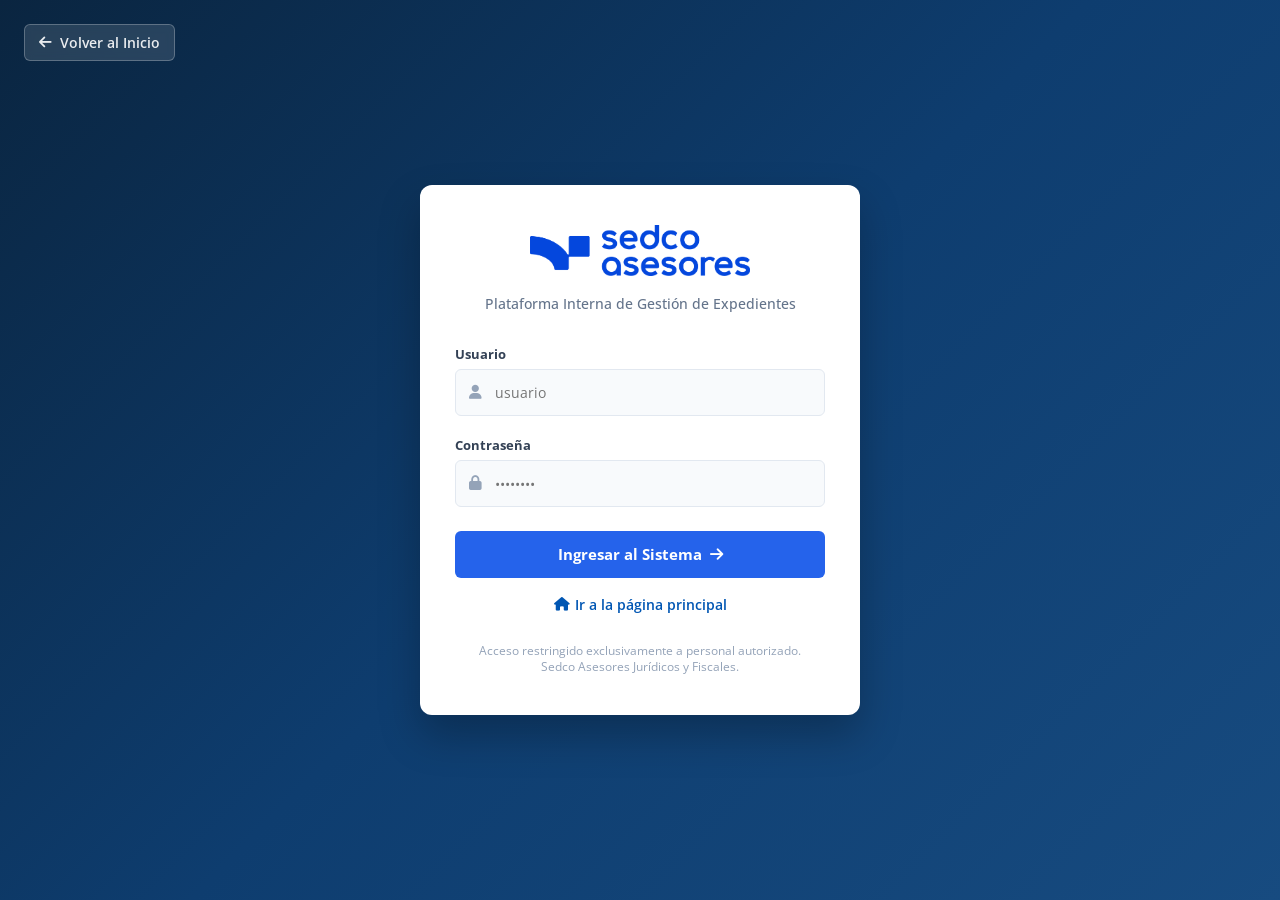
<file: login.html>
<!DOCTYPE html>
<html lang="es">
<head>
    <meta charset="UTF-8">
    <meta name="viewport" content="width=device-width, initial-scale=1.0">
    <title>Acceso al Sistema | Sedco Asesores</title>
    
    <link rel="icon" type="image/png" href="img/2025_Sedco_Asesores_Isotipo_Azul_Cuadrado.png">
    <link rel="stylesheet" href="https://cdnjs.cloudflare.com/ajax/libs/font-awesome/6.4.0/css/all.min.css">
    <link href="https://fonts.googleapis.com/css2?family=Montserrat:wght@600;700;800&family=Open+Sans:wght@400;500;600&display=swap" rel="stylesheet">

    <style>
        :root {
            --sedco-navy: #0e3d6f;
            --sedco-blue: #0056b3;
            --sedco-blue-hover: #004494;
            --bg-gradient: linear-gradient(135deg, #0a2540 0%, #0e3d6f 50%, #174b80 100%);
            --card-border: #e2e8f0;
            --text-dark: #0f172a;
            --text-muted: #64748b;
        }

        * {
            margin: 0;
            padding: 0;
            box-sizing: border-box;
            font-family: 'Open Sans', sans-serif;
        }

        body {
            background: var(--bg-gradient);
            min-height: 100vh;
            display: flex;
            align-items: center;
            justify-content: center;
            padding: 1.5rem;
            position: relative;
        }

        /* Botón superior para volver */
        .top-nav-back {
            position: absolute;
            top: 1.5rem;
            left: 1.5rem;
        }

        .btn-volver-top {
            color: rgba(255, 255, 255, 0.9);
            text-decoration: none;
            font-size: 0.9rem;
            font-weight: 600;
            display: inline-flex;
            align-items: center;
            gap: 8px;
            padding: 8px 14px;
            background: rgba(255, 255, 255, 0.12);
            border: 1px solid rgba(255, 255, 255, 0.25);
            border-radius: 6px;
            backdrop-filter: blur(4px);
            transition: all 0.2s ease;
        }

        .btn-volver-top:hover {
            background: rgba(255, 255, 255, 0.22);
            color: #ffffff;
            transform: translateX(-2px);
        }

        /* Tarjeta de Login */
        .login-card {
            background: #ffffff;
            width: 100%;
            max-width: 440px;
            border-radius: 12px;
            padding: 2.5rem 2.2rem;
            box-shadow: 0 20px 40px rgba(0, 0, 0, 0.25);
            text-align: center;
        }

        .brand-header {
            margin-bottom: 2rem;
        }

        .login-logo {
            max-width: 220px;
            height: auto;
            margin-bottom: 0.8rem;
            display: inline-block;
        }

        .brand-header p {
            font-size: 0.85rem;
            color: var(--text-muted);
            font-weight: 500;
        }

        /* Formulario */
        .login-form {
            text-align: left;
        }

        .form-group {
            margin-bottom: 1.25rem;
        }

        .form-group label {
            display: block;
            font-size: 0.82rem;
            font-weight: 700;
            color: #334155;
            margin-bottom: 0.4rem;
        }

        .input-icon-wrapper {
            position: relative;
            display: flex;
            align-items: center;
        }

        .input-icon-wrapper i {
            position: absolute;
            left: 14px;
            color: #94a3b8;
            font-size: 0.9rem;
        }

        .input-icon-wrapper input {
            width: 100%;
            padding: 0.8rem 1rem 0.8rem 2.4rem;
            border: 1px solid var(--card-border);
            background-color: #f8fafc;
            border-radius: 6px;
            font-size: 0.9rem;
            outline: none;
            transition: all 0.2s;
        }

        .input-icon-wrapper input:focus {
            background-color: #ffffff;
            border-color: var(--sedco-blue);
            box-shadow: 0 0 0 3px rgba(0, 86, 179, 0.12);
        }

        /* Botón Submit */
        .btn-ingresar {
            width: 100%;
            background-color: #2563eb;
            color: #ffffff;
            border: none;
            padding: 0.85rem;
            border-radius: 6px;
            font-size: 0.95rem;
            font-weight: 700;
            cursor: pointer;
            transition: background-color 0.2s;
            display: flex;
            align-items: center;
            justify-content: center;
            gap: 8px;
            margin-top: 1.5rem;
        }

        .btn-ingresar:hover {
            background-color: #1d4ed8;
        }

        .btn-ingresar:disabled {
            background-color: #94a3b8;
            cursor: not-allowed;
        }

        /* Enlace secundario para regresar al sitio */
        .link-volver-card {
            display: inline-flex;
            align-items: center;
            justify-content: center;
            gap: 6px;
            margin-top: 1.1rem;
            color: var(--sedco-blue);
            text-decoration: none;
            font-size: 0.85rem;
            font-weight: 600;
            transition: color 0.2s;
        }

        .link-volver-card:hover {
            color: var(--sedco-navy);
            text-decoration: underline;
        }

        /* Alertas */
        .alert-error {
            display: none;
            background-color: #fee2e2;
            color: #991b1b;
            border: 1px solid #fecaca;
            padding: 0.7rem 0.9rem;
            border-radius: 6px;
            font-size: 0.83rem;
            margin-bottom: 1.25rem;
            text-align: left;
        }

        /* Nota al pie */
        .login-footer-text {
            margin-top: 1.8rem;
            font-size: 0.72rem;
            color: #94a3b8;
            line-height: 1.4;
        }

        @media (max-width: 540px) {
            .top-nav-back {
                position: static;
                margin-bottom: 1rem;
                width: 100%;
                max-width: 440px;
            }
            body {
                flex-direction: column;
            }
        }
    </style>
</head>
<body>

    <!-- Botón Volver (Esquina superior) -->
    <div class="top-nav-back">
        <a href="index.html" class="btn-volver-top">
            <i class="fa-solid fa-arrow-left"></i> Volver al Inicio
        </a>
    </div>

    <!-- Contenedor / Tarjeta de Autenticación -->
    <main class="login-card">
        
        <div class="brand-header">
            <a href="index.html">
                <img src="img/2025_Sedco_Asesores_Logo2.png" alt="Sedco Asesores" class="login-logo">
            </a>
            <p>Plataforma Interna de Gestión de Expedientes</p>
        </div>

        <div id="loginAlert" class="alert-error"></div>

        <form class="login-form" id="loginForm">
            <div class="form-group">
                <label for="inputUsuario">Usuario</label>
                <div class="input-icon-wrapper">
                    <i class="fa-solid fa-user"></i>
                    <input type="text" id="inputUsuario" placeholder="usuario" required autocomplete="username">
                </div>
            </div>

            <div class="form-group">
                <label for="inputPassword">Contraseña</label>
                <div class="input-icon-wrapper">
                    <i class="fa-solid fa-lock"></i>
                    <input type="password" id="inputPassword" placeholder="••••••••" required autocomplete="current-password">
                </div>
            </div>

            <button type="submit" class="btn-ingresar" id="btnIngresar">
                <span>Ingresar al Sistema</span>
                <i class="fa-solid fa-arrow-right"></i>
            </button>
        </form>

        <!-- Enlace directo para regresar dentro de la misma tarjeta -->
        <div>
            <a href="index.html" class="link-volver-card">
                <i class="fa-solid fa-house"></i> Ir a la página principal
            </a>
        </div>

        <div class="login-footer-text">
            Acceso restringido exclusivamente a personal autorizado.<br>
            Sedco Asesores Jurídicos y Fiscales.
        </div>

    </main>

    <script>
        // Conexión dinámica a Render en producción o localhost en local
        const API_URL = (window.location.hostname === 'localhost' || window.location.hostname === '127.0.0.1')
            ? 'http://localhost:3000/api'
            : 'https://sedco-backend.onrender.com/api';

        const loginForm = document.getElementById('loginForm');
        const loginAlert = document.getElementById('loginAlert');
        const btnIngresar = document.getElementById('btnIngresar');

        loginForm.addEventListener('submit', async (e) => {
            e.preventDefault();
            loginAlert.style.display = 'none';

            const usuario = document.getElementById('inputUsuario').value.trim();
            const password = document.getElementById('inputPassword').value.trim();

            btnIngresar.disabled = true;
            btnIngresar.innerHTML = '<i class="fa-solid fa-spinner fa-spin"></i> <span>Verificando...</span>';

            try {
                const res = await fetch(`${API_URL}/auth/login`, {
                    method: 'POST',
                    headers: { 'Content-Type': 'application/json' },
                    body: JSON.stringify({ usuario, password })
                });

                const data = await res.json();

                if (res.ok && data.status === 'success') {
                    // Guardar credenciales de sesión
                    localStorage.setItem('sedco_token', data.token);
                    localStorage.setItem('sedco_user', JSON.stringify(data.usuario));

                    // Redireccionar al panel de expedientes
                    window.location.href = 'dashboard.html';
                } else {
                    loginAlert.innerText = data.message || 'Usuario o contraseña incorrectos.';
                    loginAlert.style.display = 'block';
                }
            } catch (err) {
                console.error('Error al conectar con el servidor:', err);
                loginAlert.innerText = 'No fue posible conectar con el servidor. Inténtalo más tarde.';
                loginAlert.style.display = 'block';
            } finally {
                btnIngresar.disabled = false;
                btnIngresar.innerHTML = '<span>Ingresar al Sistema</span> <i class="fa-solid fa-arrow-right"></i>';
            }
        });
    </script>
</body>
</html>
</file>
